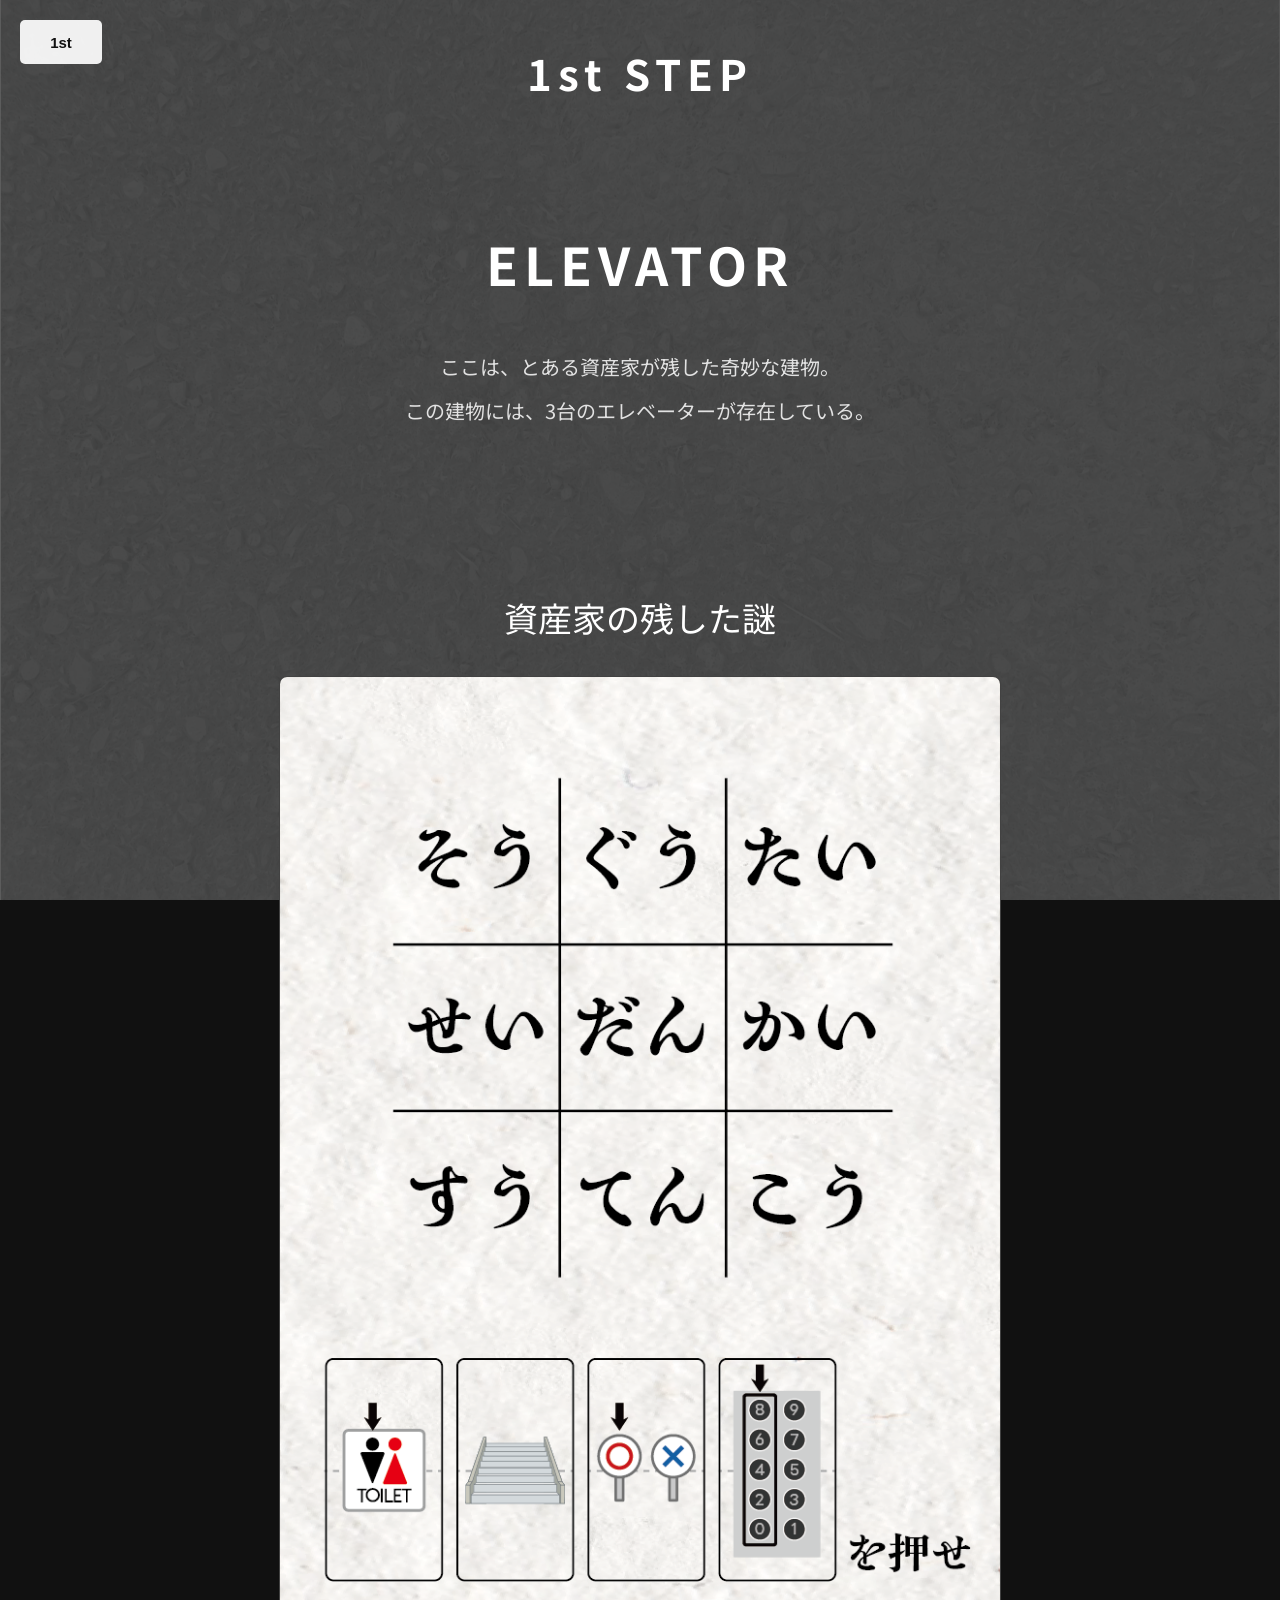
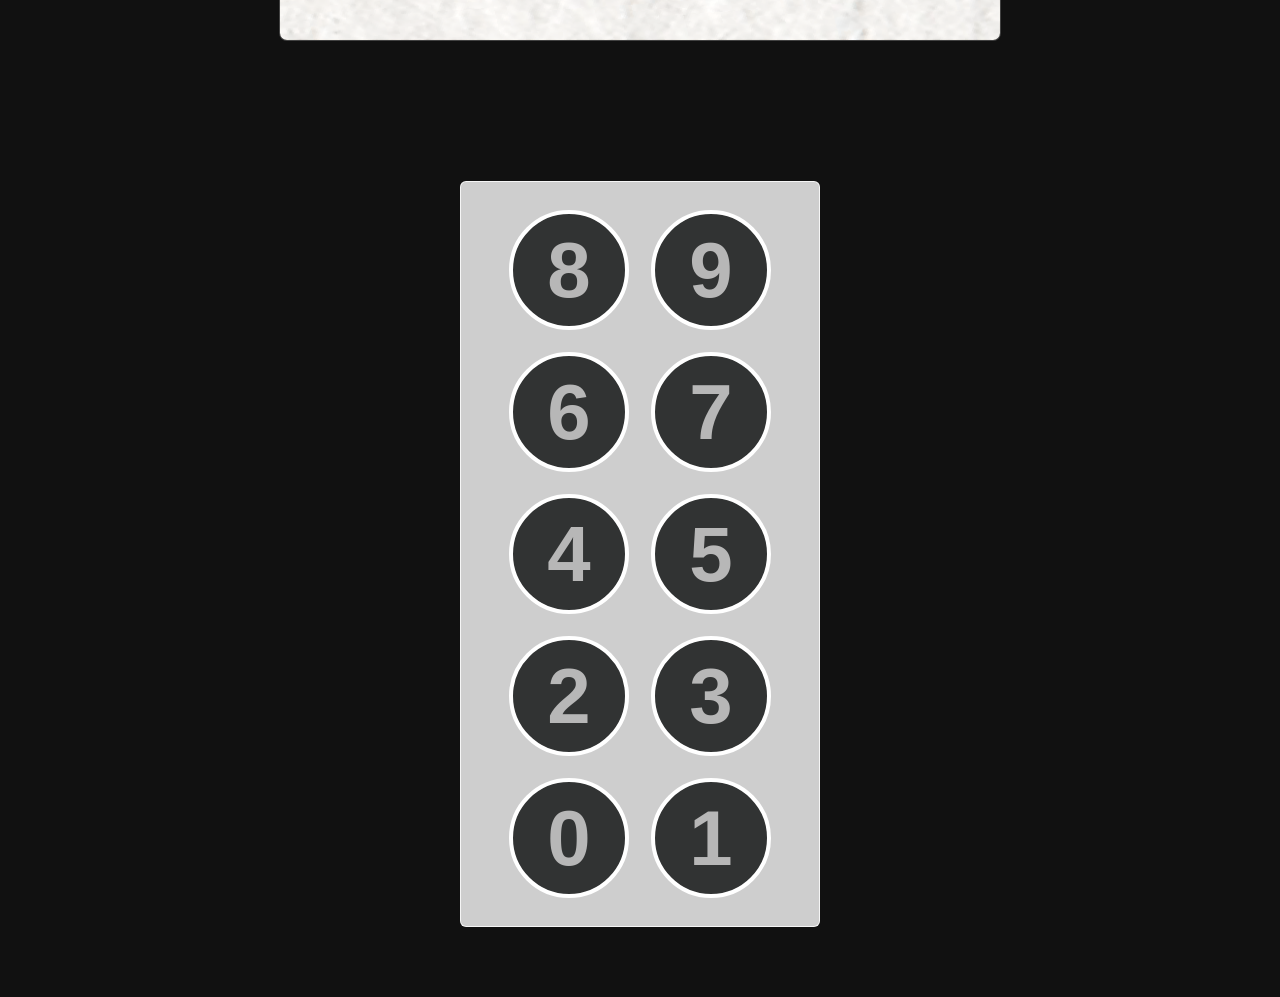
<file: index 4.html>
<!DOCTYPE html>
<html lang="ja">
<head>
<meta charset="UTF-8">
<meta name="viewport" content="width=device-width, initial-scale=1.0">
<title>Elevator Escape</title>

<style>
@import url('https://fonts.googleapis.com/css2?family=Noto+Sans+JP:wght@400;700&display=swap');

html{scroll-behavior:smooth;}

body{
  margin:0;
  font-family:"LINE Seed Sans","LINESeedJP","Noto Sans JP",sans-serif;
  color:white;
  overflow-x:hidden;
  background:#111;
  min-height:100vh;
}

.background-layer{
  position:fixed;
  inset:0;
  background-image:url("./image/background.png");
  background-size:cover;
  background-position:center;
  z-index:-20;
}

.background-overlay{
  position:fixed;
  inset:0;
  background:rgba(0,0,0,.58);
  z-index:-19;
}

.hidden{display:none!important;}

.page{
  width:100%;
  min-height:100vh;
  display:flex;
  flex-direction:column;
  align-items:center;
}

.section{
  width:100%;
  max-width:1000px;
  padding:70px 24px;
  box-sizing:border-box;
}

.step-header{
  width:100%;
  text-align:center;
  font-size:42px;
  letter-spacing:6px;
  font-weight:700;
  padding-top:42px;
  margin-bottom:10px;
}

.story{text-align:center;}

.story h1{
  font-size:52px;
  letter-spacing:6px;
  margin-bottom:44px;
}

.story p{
  font-size:20px;
  line-height:2.2;
  color:#e2e2e2;
}

.step-nav{
  position:fixed;
  left:20px;
  top:20px;
  z-index:9200;
  display:flex;
  flex-direction:column;
  gap:10px;
}

.step-nav-button{
  width:82px;
  height:44px;
  border:none;
  border-radius:5px;
  background:rgba(255,255,255,.92);
  color:#111;
  font-size:15px;
  font-weight:700;
  cursor:pointer;
}

.floor-title{
  width:100%;
  max-width:720px;
  margin:0 auto 18px;
  text-align:center;
  font-size:28px;
  font-weight:700;
  letter-spacing:2px;
}

.image-frame{
  width:100%;
  max-width:720px;
  border-radius:8px;
  overflow:hidden;
  border:1px solid rgba(255,255,255,.18);
  background:#181818;
  display:flex;
  align-items:center;
  justify-content:center;
  margin:0 auto;
}

.image-frame img{
  width:100%;
  height:auto;
  display:block;
  object-fit:contain;
}

.image-placeholder{
  width:100%;
  min-height:320px;
  display:flex;
  align-items:center;
  justify-content:center;
  color:#999;
  font-size:28px;
  text-align:center;
  padding:20px;
  box-sizing:border-box;
}

.tablet-image.image-frame{
  max-width:none;
}

.riddle{
  display:flex;
  flex-direction:column;
  align-items:center;
}

.riddle-title{
  font-size:34px;
  margin-bottom:34px;
}

.elevator-wrap{
  display:flex;
  flex-direction:column;
  align-items:center;
}

.panel{
  width:360px;
  background:#cecece;
  border-radius:6px;
  padding:28px;
  box-sizing:border-box;
  border:1px solid rgba(255,255,255,.8);
  display:flex;
  justify-content:center;
}

.buttons{
  width:100%;
  display:grid;
  grid-template-columns:repeat(2,120px);
  justify-content:center;
  gap:22px;
}

.elevator-button{
  width:120px;
  height:120px;
  border-radius:50%;
  border:4px solid white;
  background:#313333;
  position:relative;
  cursor:pointer;
  transition:.15s;
  padding:0;
}

.elevator-button span{
  position:absolute;
  top:50%;
  left:50%;
  transform:translate(-50%,-50%);
  font-size:78px;
  font-weight:700;
  color:#b7b7b7;
}

.active{
  box-shadow:0 0 10px rgba(255,160,0,.45),0 0 24px rgba(255,160,0,.25);
}

.active span{
  color:#ffb300;
  text-shadow:0 0 8px rgba(255,180,0,.9),0 0 18px rgba(255,160,0,.55);
}

.locked{
  opacity:.24;
  cursor:default;
}

.floor-view{
  width:100%;
  max-width:720px;
  margin-top:54px;
}

.answer-area{
  margin-top:36px;
  display:flex;
  flex-direction:column;
  align-items:center;
  gap:18px;
}

.input-label{
  width:340px;
  text-align:left;
  font-size:16px;
  font-weight:700;
  color:#e8e8e8;
  margin-bottom:-10px;
}

.answer-area input{
  width:340px;
  height:56px;
  border:none;
  border-radius:5px;
  background:#2a2a2a;
  color:white;
  padding:0 18px;
  font-size:20px;
}

.answer-area button,
.next-step-button{
  border:none;
  border-radius:5px;
  background:white;
  color:black;
  cursor:pointer;
}

.answer-area button{
  width:160px;
  height:52px;
  font-size:18px;
}

.answer-message,
.tablet-message{
  min-height:28px;
  text-align:center;
  font-size:20px;
  font-weight:700;
  color:#ffdf6e;
}

.answer-message{
  margin-top:-6px;
  opacity:0;
  transition:.25s;
}

.answer-message.show{
  opacity:1;
}

.tablet-message{
  margin-top:18px;
}

.password-title{
  margin-top:42px;
  text-align:center;
  font-size:22px;
  font-weight:700;
  letter-spacing:1px;
}

.next-step-button{
  width:260px;
  height:64px;
  font-size:22px;
}

.modal{
  position:fixed;
  inset:0;
  background:rgba(0,0,0,.72);
  z-index:10000;
  display:flex;
  align-items:center;
  justify-content:center;
  opacity:0;
  pointer-events:none;
  transition:.25s;
}

.modal.show{
  opacity:1;
  pointer-events:auto;
}

.modal-card{
  width:min(90vw,520px);
  background:#f4f4f4;
  color:black;
  border-radius:8px;
  padding:44px;
  box-sizing:border-box;
  text-align:center;
}

.modal-title{
  font-size:32px;
  margin-bottom:24px;
}

.modal-floors{
  display:flex;
  justify-content:center;
  flex-wrap:wrap;
  gap:16px;
  margin:36px 0;
}

.modal-floor{
  width:72px;
  height:72px;
  border-radius:50%;
  background:#313333;
  border:3px solid white;
  color:#ffb300;
  display:flex;
  align-items:center;
  justify-content:center;
  font-size:34px;
}

.modal-next{
  width:170px;
  height:54px;
  border:none;
  border-radius:5px;
  background:black;
  color:white;
  font-size:18px;
  cursor:pointer;
}

.card-guide-button,
.inventory-button{
  position:fixed;
  top:24px;
  z-index:9000;
  border:none;
  border-radius:5px;
  background:rgba(255,255,255,.92);
  color:#111;
  height:52px;
  padding:0 22px;
  font-size:16px;
  font-weight:700;
  cursor:pointer;
}

.card-guide-button{right:24px;}
.inventory-button{right:240px;}

.guide-overlay,
.inventory-overlay{
  position:fixed;
  inset:0;
  z-index:9500;
  background:rgba(0,0,0,.7);
  display:flex;
  align-items:center;
  justify-content:center;
  opacity:0;
  pointer-events:none;
  transition:.25s;
}

.guide-overlay.show,
.inventory-overlay.show{
  opacity:1;
  pointer-events:auto;
}

.guide-close{
  position:absolute;
  top:28px;
  right:28px;
  width:54px;
  height:54px;
  border:none;
  border-radius:50%;
  background:#111;
  color:white;
  font-size:28px;
  cursor:pointer;
}

.inventory-panel{
  width:min(90vw,600px);
  background:#f2f2f2;
  border-radius:8px;
  padding:48px;
  color:black;
}

.inventory-title{
  text-align:center;
  font-size:34px;
  margin-bottom:34px;
}

.inventory-item{
  background:white;
  border-radius:5px;
  padding:24px;
  margin-bottom:18px;
  font-size:22px;
}

.tablet{
  width:min(100%,980px);
  background:linear-gradient(145deg,#3a3a3a,#161616);
  border:10px solid #5b5b5b;
  border-radius:36px;
  padding:26px;
  box-sizing:border-box;
}

.tablet-top{
  display:flex;
  align-items:center;
  gap:16px;
  padding-bottom:14px;
}

.tablet-floor-input{
  width:90px;
  height:46px;
  background:#1f1f1f;
  border:1px solid rgba(255,255,255,.2);
  color:white;
  font-size:28px;
  text-align:center;
}

.tablet-bottom{
  display:flex;
  gap:14px;
  padding-top:18px;
}

.tablet-answer-input{
  flex:1;
  height:56px;
  background:#1f1f1f;
  border:1px solid rgba(255,255,255,.2);
  color:white;
  padding:0 18px;
  font-size:20px;
}

.tablet-send{
  width:130px;
  height:56px;
  border:none;
  background:white;
  color:black;
  font-size:18px;
  cursor:pointer;
}

.fourth-story-box{
  width:min(90vw,760px);
  margin:40px auto 0;
  padding:42px 32px;
  box-sizing:border-box;
  border-radius:8px;
  background:rgba(0,0,0,.55);
  border:1px solid rgba(255,255,255,.18);
  text-align:center;
}

.fourth-story-box p{
  font-size:20px;
  line-height:2.1;
  color:#e8e8e8;
}

.diary{
  width:min(90vw,700px);
  margin:auto;
  background:linear-gradient(180deg,#f5ecd8,#ead9b8);
  color:#2a2a2a;
  border-radius:6px;
  padding:48px;
  box-sizing:border-box;
  font-family:"Yu Mincho",serif;
}

.diary-title{
  font-size:34px;
  margin-bottom:34px;
  text-align:center;
}

.diary-body{
  font-size:22px;
  line-height:2.2;
}

.clear-title{
  font-size:54px;
  letter-spacing:8px;
  margin-bottom:34px;
}

@media(max-width:600px){
  .section{padding:48px 16px;}
  .step-header{font-size:30px;}
  .story h1{font-size:38px;}
  .story p{font-size:17px;}
  .panel{width:300px;padding:22px;}
  .buttons{grid-template-columns:repeat(2,100px);gap:18px;}
  .elevator-button{width:100px;height:100px;}
  .elevator-button span{font-size:64px;}
  .inventory-button{right:24px;top:88px;}
  .tablet-bottom{flex-direction:column;}
  .tablet-send{width:100%;}
}
</style>
</head>

<body>

<div class="background-layer"></div>
<div class="background-overlay"></div>

<div class="step-nav">
  <button class="step-nav-button" id="nav-step1" onclick="showStepDirect('step1-page')">1st</button>
  <button class="step-nav-button hidden" id="nav-step2" onclick="showStepDirect('step2-page')">2nd</button>
  <button class="step-nav-button hidden" id="nav-step3" onclick="showStepDirect('step3-page')">3rd</button>
  <button class="step-nav-button hidden" id="nav-step4" onclick="showStepDirect('step4-page')">4th</button>
  <button class="step-nav-button hidden" id="nav-step5" onclick="showStepDirect('step5-page')">5th</button>
  <button class="step-nav-button hidden" id="nav-last" onclick="showStepDirect('last-step-page')">LAST</button>
</div>

<button class="card-guide-button hidden" id="guide-button" onclick="openGuide()">透明カードの使い方</button>
<button class="inventory-button hidden" id="inventory-button" onclick="openInventory()">手に入れたもの一覧</button>

<div class="guide-overlay" id="guide-overlay">
  <button class="guide-close" onclick="closeGuide()">×</button>
  <div class="image-frame" id="guide-image"></div>
</div>

<div class="inventory-overlay" id="inventory-overlay">
  <button class="guide-close" onclick="closeInventory()">×</button>
  <div class="inventory-panel">
    <div class="inventory-title">手に入れたもの</div>
    <div class="inventory-item">金インゴット</div>
    <div class="inventory-item">資産家の日記</div>
  </div>
</div>

<div class="page" id="step1-page">
  <div class="step-header">1st STEP</div>

  <section class="section story">
    <h1>ELEVATOR</h1>
    <p>
      ここは、とある資産家が残した奇妙な建物。<br>
      この建物には、3台のエレベーターが存在している。
    </p>
  </section>

  <section class="section riddle">
    <div class="riddle-title">資産家の残した謎</div>
    <div class="image-frame" id="image-step1-riddle"></div>
  </section>

  <section class="section elevator-wrap">
    <div class="panel">
      <div class="buttons" id="buttons-step1"></div>
    </div>
  </section>
</div>

<div class="page hidden" id="step2-page">
  <div class="step-header">2nd STEP</div>

  <section class="section story">
    <p>
      色々な階に行けるようになった。<br>
      ＜２つ折り①＞を開き、各階層を調査しよう。
    </p>
  </section>

  <section class="section elevator-wrap">
    <div class="panel">
      <div class="buttons" id="buttons-step2"></div>
    </div>

    <div class="floor-view">
      <div class="floor-title hidden" id="floor-title-step2"></div>
      <div class="image-frame" id="floor-image-step2"></div>
    </div>

    <div class="answer-area">
      <div class="input-label">解答入力欄</div>
      <input id="step2-answer" placeholder="この階の解答を入力">
      <button onclick="submitStep2FloorAnswer()">送信</button>
      <div class="answer-message" id="step2-message"></div>
    </div>
  </section>
</div>

<div class="page hidden" id="step3-page">
  <div class="step-header">3rd STEP</div>

  <section class="section story">
    <p>
      残りの階層のロックが解除された。<br>
      ＜２つ折り②＞を開き、さらに調査を進めよう。
    </p>
  </section>

  <section class="section elevator-wrap">
    <div class="panel">
      <div class="buttons" id="buttons-step3"></div>
    </div>

    <div class="floor-view">
      <div class="floor-title hidden" id="floor-title-step3"></div>
      <div class="image-frame" id="floor-image-step3"></div>
    </div>

    <div class="answer-area">
      <div class="input-label">解答入力欄</div>
      <input id="step3-answer" placeholder="この階の解答を入力">
      <button onclick="submitStep3FloorAnswer()">送信</button>
      <div class="answer-message" id="step3-message"></div>

      <div class="password-title">２号エレベーター起動パスワード</div>
      <input id="step3-password" placeholder="パスワードを入力">
      <button onclick="submitStep3Password()">送信</button>
    </div>
  </section>
</div>

<div class="page hidden" id="step4-page">
  <div class="step-header">4th STEP</div>

  <section class="section story">
    <p>
      １階、A階から２号エレベーターへ移動した。<br>
      エレベーターの中には階数ボタンがなく、代わりにタブレットがはまっている。
    </p>
    <p style="margin-top:30px;">
      階の様子に映る謎から次の行き先を導き、<br>
      タブレットに入力して移動用の問題を表示しよう。
    </p>
  </section>

  <section class="section">
    <div class="floor-title" id="floor-title-step4"></div>
    <div class="image-frame" id="floor-image-step4"></div>
  </section>

  <section class="section">
    <div class="tablet">
      <div class="tablet-top">
        <input id="floor-input-4" class="tablet-floor-input" maxlength="2">
        <span>階へ行くための手がかり</span>
      </div>

      <div class="image-frame tablet-image" id="tablet-image-4"></div>

      <div class="tablet-message" id="tablet-message-4"></div>

      <div class="tablet-bottom">
        <input id="answer-input-4" class="tablet-answer-input" placeholder="解答を入力">
        <button class="tablet-send" onclick="submitTablet4()">送信</button>
      </div>
    </div>

    <div class="fourth-story-box hidden" id="fourth-story-box">
      <p>E階につくと、目の前に３号エレベーターがあった。</p>
      <p>「資産がある階にいくには、こちらのタブレットが必要となります」</p>
      <p>その表示を見たあなたは、タブレットを持って３号エレベーターに乗り込んだ。</p>
      <p>「こちらは資産があるフロア直通のエレベーターとなります」</p>

      <button class="next-step-button" onclick="goStep5FromFourth()">
        5th STEPへ
      </button>
    </div>
  </section>
</div>

<div class="page hidden" id="step5-page">
  <div class="step-header">5th STEP</div>

  <section class="section story">
    <p>
      ３号機の階数情報は伏せられている。<br>
      しかし、２号機で使用していたタブレットは、このエレベーターでも使用できるようだ。
    </p>
  </section>

  <section class="section">
    <div class="tablet">
      <div class="tablet-top">
        <input id="floor-input-5" class="tablet-floor-input" maxlength="2">
        <span>階へ行くための手がかり</span>
      </div>

      <div class="image-frame tablet-image" id="tablet-image-5"></div>

      <div class="tablet-message" id="tablet-message-5"></div>

      <div class="tablet-bottom">
        <input id="answer-input-5" class="tablet-answer-input" placeholder="解答を入力">
        <button class="tablet-send" onclick="submitStep5()">送信</button>
      </div>
    </div>
  </section>
</div>

<div class="page hidden" id="step5-story-page">
  <div class="step-header">5th STEP</div>

  <section class="section story">
    <p>
      エレベーターは目的の階につき、<br>
      無事に目的の＜金インゴット＞を入手した。
    </p>
  </section>

  <section class="section">
    <div class="diary">
      <div class="diary-title">資産家の日記</div>
      <div class="diary-body">
        屋上(11F)から見る光景が好きだ。<br><br>
        屋上へつながるトビラは、私しか開けられないようになっている。<br><br>
        開ける前に身だしなみをチェックするのが習慣になっている。
      </div>
    </div>
  </section>

  <section class="section story">
    <p>
      １号エレベーターへ戻り、＜金インゴット＞を監視カメラへ見せると、<br>
      エレベーターマンから電話がかかってきた。
    </p>

    <p style="margin-top:40px;">
      「脱出させるというのはウソだ。<br>
      お前をエレベーターの中から出すつもりはない」
    </p>

    <p style="margin-top:40px;">通話は切れた。</p>

    <p style="margin-top:40px;">
      あなたは、金インゴットで監視カメラを叩き割った。
    </p>
  </section>

  <section class="section" style="text-align:center;">
    <button class="next-step-button" onclick="goLastStep()">LAST STEPへ</button>
  </section>
</div>

<div class="page hidden" id="last-step-page">
  <div class="step-header">LAST STEP</div>

  <section class="section story">
    <p>
      エレベーターマンの監視から逃れた。<br>
      資産家の日記に残された情報をもとに、向かうべき階を探そう。
    </p>
  </section>

  <section class="section">
    <div class="tablet">
      <div class="tablet-top">
        <input id="floor-input-last" class="tablet-floor-input" maxlength="2">
        <span>階へ行くための手がかり</span>
      </div>

      <div class="image-frame tablet-image" id="tablet-image-last"></div>

      <div class="tablet-bottom">
        <input id="answer-input-last" class="tablet-answer-input" placeholder="解答を入力">
        <button class="tablet-send" onclick="submitLastRiddle()">送信</button>
      </div>
    </div>
  </section>
</div>

<div class="page hidden" id="last-action-page">
  <div class="step-header">LAST STEP</div>

  <section class="section story">
    <p>
      １１階につき、エレベーターのトビラが開いた。<br>
      しかし、そこにあるのは壁のみだった。
    </p>
    <p style="margin-top:34px;">
      今まで手に入れた情報を整理し、とるべき行動を入力せよ。
    </p>
  </section>

  <section class="section riddle">
    <div class="image-frame" id="image-last-wall"></div>

    <div class="answer-area">
      <input id="last-action-answer" placeholder="とるべき行動を入力">
      <button onclick="submitLastAction()">送信</button>
    </div>
  </section>
</div>

<div class="page hidden" id="clear-page">
  <div class="step-header">CLEAR</div>

  <section class="section story">
    <div class="clear-title">GAME CLEAR</div>
    <p>
      主人公がミラーをノックすると、奥に空間があることがわかった。<br>
      金インゴットで鏡を割ると、屋外へとつながる道が現れた。
    </p>
    <p style="margin-top:34px;">
      スマホの電波がつながり、救助を呼ぶことができた。<br>
      あなたは資産を手に入れ、この奇妙な建物から脱出した。
    </p>
  </section>

  <section class="section">
    <div class="image-frame" id="image-clear"></div>
  </section>
</div>

<div class="modal" id="unlock-modal">
  <div class="modal-card">
    <div class="modal-title">以下の階層が解放されました</div>
    <div class="modal-floors" id="modal-floors"></div>
    <button class="modal-next" id="modal-next">次へ</button>
  </div>
</div>

<script>
const SAVE_KEY = "elevator_escape_state";

const gameState = {
  currentPage:"step1-page",
  unlockedNav:["nav-step1"],
  selectedStep2Floor:null,
  selectedStep3Floor:null,
  currentStep4Floor:"A",
  currentStep4Mode:"waiting",
  currentStep4Target:null,
  fourthStoryVisible:false,
  inventoryUnlocked:false,
  guideUnlocked:false
};

function saveState(){
  sessionStorage.setItem(SAVE_KEY, JSON.stringify(gameState));
}

function loadState(){
  const saved = sessionStorage.getItem(SAVE_KEY);
  if(!saved) return;

  try{
    Object.assign(gameState, JSON.parse(saved));
  }catch(e){
    console.warn("保存データの読み込みに失敗しました", e);
  }
}

function normalize(str){
  return String(str)
    .toLowerCase()
    .replace(/[Ａ-Ｚａ-ｚ０-９]/g, s => String.fromCharCode(s.charCodeAt(0)-65248))
    .replace(/[ぁ-ん]/g, s => String.fromCharCode(s.charCodeAt(0)+0x60))
    .replace(/\s/g,"");
}

function setImage(id,path,label=""){
  const el = document.getElementById(id);
  if(!el) return;

  el.innerHTML = `
    <img
      src="${path}"
      alt="${label}"
      loading="lazy"
      onerror="this.parentElement.innerHTML='<div class=&quot;image-placeholder&quot;>${label || "画像が見つかりません"}</div>';"
    >
  `;
}

function setPlaceholder(id,text="画像"){
  const el = document.getElementById(id);
  if(!el) return;
  el.innerHTML = `<div class="image-placeholder">${text}</div>`;
}

function setFloorTitle(id,text){
  const el = document.getElementById(id);
  if(!el) return;
  el.innerText = text;
  el.classList.remove("hidden");
}

function clearFloorTitle(id){
  const el = document.getElementById(id);
  if(!el) return;
  el.innerText = "";
  el.classList.add("hidden");
}

function setTabletMessage(id,text){
  const el = document.getElementById(id);
  if(!el) return;
  el.innerText = text || "";
}

function showTemporaryMessage(id,text){
  const el = document.getElementById(id);
  if(!el) return;

  el.innerText = text;
  el.classList.add("show");

  setTimeout(() => {
    el.classList.remove("show");
    el.innerText = "";
  },1400);
}

function showPage(id, shouldSave = true){
  document.querySelectorAll(".page").forEach(p => p.classList.add("hidden"));

  const page = document.getElementById(id);
  if(!page) return;

  page.classList.remove("hidden");

  if(id === "step4-page"){
    renderStep4();
  }

  if(shouldSave){
    gameState.currentPage = id;
    saveState();
  }

  window.scrollTo({top:0,behavior:"smooth"});
}

function showStepDirect(id){
  showPage(id);
}

function unlockNav(id){
  const nav = document.getElementById(id);
  if(nav) nav.classList.remove("hidden");

  if(!gameState.unlockedNav.includes(id)){
    gameState.unlockedNav.push(id);
  }

  saveState();
}

function openGuide(){
  document.getElementById("guide-overlay").classList.add("show");
}

function closeGuide(){
  document.getElementById("guide-overlay").classList.remove("show");
}

function openInventory(){
  document.getElementById("inventory-overlay").classList.add("show");
}

function closeInventory(){
  document.getElementById("inventory-overlay").classList.remove("show");
}

const elevatorOrder = [8,9,6,7,4,5,2,3,0,1];

const imagePaths = {
  guide:"./image/guide_transparent_card.png",
  step1Riddle:"./image/step1_riddle.png",

  floor0:"./image/floor_0.png",
  floor1:"./image/floor_1.png",
  floor2:"./image/floor_2.png",
  floor3:"./image/floor_3.png",
  floor4:"./image/floor_4.png",
  floor5:"./image/floor_5.png",
  floor6:"./image/floor_6.png",
  floor7:"./image/floor_7.png",
  floor8:"./image/floor_8.png",
  floor9:"./image/floor_9.png",

  step4FloorA:"./image/step4_floor_a.png",
  step4FloorJ:"./image/step4_floor_j.png",
  step4FloorH:"./image/step4_floor_h.png",
  step4FloorE:"./image/step4_floor_e.png",
  step4RiddleJ:"./image/step4_riddle_j.png",
  step4RiddleH:"./image/step4_riddle_h.png",
  step4RiddleE:"./image/step4_riddle_e.png",

  step5RiddleKo:"./image/step5_riddle_ko.png",

  lastRiddle11:"./image/last_riddle_11.png",
  lastWall:"./image/last_wall.png",
  clear:"./image/clear.png"
};

function createButtons(targetId,enabledFloors,callback){
  const wrap = document.getElementById(targetId);
  wrap.innerHTML = "";

  elevatorOrder.forEach(i => {
    const button = document.createElement("button");
    button.className = "elevator-button";
    button.innerHTML = `<span>${i}</span>`;

    if(enabledFloors.includes(i)){
      button.classList.add("active");
      button.onclick = () => callback(i);
    }else{
      button.classList.add("locked");
    }

    wrap.appendChild(button);
  });
}

function createStep1Buttons(){
  const wrap = document.getElementById("buttons-step1");
  wrap.innerHTML = "";

  elevatorOrder.forEach(i => {
    const button = document.createElement("button");
    button.className = "elevator-button";
    button.innerHTML = `<span>${i}</span>`;

    button.onclick = () => {
      button.classList.toggle("active");
      checkStep1();
    };

    wrap.appendChild(button);
  });
}

function checkStep1(){
  const buttons = document.querySelectorAll("#buttons-step1 .elevator-button");
  const activeNumbers = [];

  buttons.forEach(btn => {
    if(btn.classList.contains("active")){
      activeNumbers.push(Number(btn.innerText));
    }
  });

  activeNumbers.sort((a,b)=>a-b);

  if(JSON.stringify(activeNumbers) === JSON.stringify([2,4,6,9])){
    unlockNav("nav-step2");
    openUnlockModal([4,5,6,8,9],"step2-page");
  }
}

function openUnlockModal(floors,nextPage){
  const modal = document.getElementById("unlock-modal");
  const floorsWrap = document.getElementById("modal-floors");
  floorsWrap.innerHTML = "";

  floors.forEach(f => {
    const div = document.createElement("div");
    div.className = "modal-floor";
    div.innerText = f;
    floorsWrap.appendChild(div);
  });

  modal.classList.add("show");

  document.getElementById("modal-next").onclick = () => {
    modal.classList.remove("show");

    if(nextPage !== "step1-page"){
      document.getElementById("guide-button").classList.remove("hidden");
      gameState.guideUnlocked = true;
    }

    showPage(nextPage);
  };
}

let selectedStep2Floor = null;

const step2FloorAnswers = {
  4:["じょしょう","序章","ジョショウ"],
  5:["マカロニ","まかろに"],
  6:["ういんく","ウインク"],
  8:["きのみ","キノミ","木の実"],
  9:["こうてつ","コウテツ","鋼鉄"]
};

function selectStep2Floor(floor){
  selectedStep2Floor = floor;
  gameState.selectedStep2Floor = floor;
  saveState();

  document.getElementById("step2-answer").value = "";
  setFloorTitle("floor-title-step2",`${floor}階の様子`);
  setImage("floor-image-step2",imagePaths[`floor${floor}`],`${floor}階の様子画像`);
}

function submitStep2FloorAnswer(){
  const value = normalize(document.getElementById("step2-answer").value);

  const technologyAnswers = [
    "テクノロジー",
    "てくのろじー",
    "technology"
  ];

  if(technologyAnswers.map(normalize).includes(value)){
    unlockNav("nav-step3");
    openUnlockModal([0,1,2,3,7],"step3-page");
    return;
  }

  if(selectedStep2Floor === null) return;

  const answers = step2FloorAnswers[selectedStep2Floor] || [];

  if(answers.map(normalize).includes(value)){
    showTemporaryMessage("step2-message","正解です！");
  }
}

let selectedStep3Floor = null;

const step3FloorAnswers = {
  0:["とりひき","トリヒキ","取引","取り引き"],
  1:["あらすじ","アラスジ","粗筋"],
  2:["すとーん","ストーン"],
  3:["さっかく","サッカク"],
  7:["かっと","カット"]
};

function selectStep3Floor(floor){
  selectedStep3Floor = floor;
  gameState.selectedStep3Floor = floor;
  saveState();

  document.getElementById("step3-answer").value = "";
  setFloorTitle("floor-title-step3",`${floor}階の様子`);
  setImage("floor-image-step3",imagePaths[`floor${floor}`],`${floor}階の様子画像`);
}

function submitStep3FloorAnswer(){
  if(selectedStep3Floor === null) return;

  const value = normalize(document.getElementById("step3-answer").value);
  const answers = step3FloorAnswers[selectedStep3Floor] || [];

  if(answers.map(normalize).includes(value)){
    showTemporaryMessage("step3-message","正解です！");
  }
}

function submitStep3Password(){
  const value = normalize(document.getElementById("step3-password").value);

  if(["かいきん","カイキン","解禁"].map(normalize).includes(value)){
    unlockNav("nav-step4");
    showPage("step4-page");
  }
}

let currentStep4Floor = "A";
let currentStep4Mode = "waiting";
let currentStep4Target = null;

function getStep4FloorImage(floor){
  if(floor === "A") return imagePaths.step4FloorA;
  if(floor === "J") return imagePaths.step4FloorJ;
  if(floor === "H") return imagePaths.step4FloorH;
  if(floor === "E") return imagePaths.step4FloorE;
  return imagePaths.step4FloorA;
}

function getStep4RiddleImage(target){
  if(target === "J") return imagePaths.step4RiddleJ;
  if(target === "H") return imagePaths.step4RiddleH;
  if(target === "E") return imagePaths.step4RiddleE;
  return "";
}

function syncStep4State(){
  currentStep4Floor = gameState.currentStep4Floor || "A";
  currentStep4Mode = gameState.currentStep4Mode || "waiting";
  currentStep4Target = gameState.currentStep4Target || null;
}

function renderStep4(){
  syncStep4State();

  const storyBox = document.getElementById("fourth-story-box");

  if(storyBox){
    storyBox.classList.toggle("hidden", !gameState.fourthStoryVisible);
  }

  setFloorTitle("floor-title-step4",`${currentStep4Floor}階の様子`);

  setImage(
    "floor-image-step4",
    getStep4FloorImage(currentStep4Floor),
    `${currentStep4Floor}階の様子`
  );

  if(currentStep4Mode === "riddle" && currentStep4Target){
    setImage(
      "tablet-image-4",
      getStep4RiddleImage(currentStep4Target),
      `${currentStep4Target}階へ行くための問題`
    );
  }else{
    setPlaceholder(
      "tablet-image-4",
      "行きたい階を入力せよ。"
    );
  }
}

function setStep4Riddle(target){
  currentStep4Mode = "riddle";
  currentStep4Target = target;

  gameState.currentStep4Mode = "riddle";
  gameState.currentStep4Target = target;

  setTabletMessage("tablet-message-4","");
  saveState();

  setImage(
    "tablet-image-4",
    getStep4RiddleImage(target),
    `${target}階へ行くための問題`
  );
}

function moveStep4ToFloor(floor){
  currentStep4Floor = floor;
  currentStep4Mode = "waiting";
  currentStep4Target = null;

  gameState.currentStep4Floor = floor;
  gameState.currentStep4Mode = "waiting";
  gameState.currentStep4Target = null;

  setTabletMessage("tablet-message-4","");
  saveState();

  setFloorTitle("floor-title-step4",`${floor}階の様子`);

  setImage(
    "floor-image-step4",
    getStep4FloorImage(floor),
    `${floor}階の様子`
  );

  setPlaceholder(
    "tablet-image-4",
    "行きたい階を入力せよ。"
  );

  clearTablet4();
}

function finishFourthStep(){
  moveStep4ToFloor("E");

  gameState.fourthStoryVisible = true;
  saveState();

  const storyBox = document.getElementById("fourth-story-box");
  if(storyBox){
    storyBox.classList.remove("hidden");
  }

  unlockNav("nav-step5");
}

function handleStep4InvalidFloor(floorInput){
  const inaccessibleFloors = ["b","c","d","f","g","i"];
  const progressionFloors = ["a","j","h","e"];

  if(inaccessibleFloors.includes(floorInput)){
    setTabletMessage("tablet-message-4","その階に移動することはできません。");
    return true;
  }

  if(progressionFloors.includes(floorInput)){
    setTabletMessage("tablet-message-4","その階にはまだ移動することはできません。");
    return true;
  }

  if(floorInput){
    setTabletMessage("tablet-message-4","その階は存在しません。");
    return true;
  }

  return false;
}

function submitTablet4(){
  const floorInput = normalize(document.getElementById("floor-input-4").value);
  const answerInput = normalize(document.getElementById("answer-input-4").value);

  if(currentStep4Floor === "A"){
    if(currentStep4Mode === "waiting"){
      if(floorInput === "j"){
        setStep4Riddle("J");
      }else{
        handleStep4InvalidFloor(floorInput);
      }
      return;
    }

    if(currentStep4Mode === "riddle" && currentStep4Target === "J"){
      if(["よくばり","ヨクバリ","欲張り"].map(normalize).includes(answerInput)){
        moveStep4ToFloor("J");
      }
    }

    return;
  }

  if(currentStep4Floor === "J"){
    if(currentStep4Mode === "waiting"){
      if(floorInput === "h"){
        setStep4Riddle("H");
      }else{
        handleStep4InvalidFloor(floorInput);
      }
      return;
    }

    if(currentStep4Mode === "riddle" && currentStep4Target === "H"){
      if(["よる","ヨル","夜"].map(normalize).includes(answerInput)){
        moveStep4ToFloor("H");
      }
    }

    return;
  }

  if(currentStep4Floor === "H"){
    if(currentStep4Mode === "waiting"){
      if(floorInput === "e"){
        setStep4Riddle("E");
      }else{
        handleStep4InvalidFloor(floorInput);
      }
      return;
    }

    if(currentStep4Mode === "riddle" && currentStep4Target === "E"){
      if(["めいはく","メイハク","明白"].map(normalize).includes(answerInput)){
        finishFourthStep();
      }
    }
  }
}

function clearTablet4(){
  document.getElementById("floor-input-4").value = "";
  document.getElementById("answer-input-4").value = "";
}

function goStep5FromFourth(){
  unlockNav("nav-step5");
  showPage("step5-page");
}

function handleStep5InvalidFloor(floorInput){
  const inaccessibleFloors = ["ア","イ","ウ","エ","オ","カ","キ","ク","ケ"];

  if(inaccessibleFloors.includes(floorInput)){
    setTabletMessage("tablet-message-5","その階に移動することはできません。");
    return true;
  }

  if(floorInput){
    setTabletMessage("tablet-message-5","その階は存在しません。");
    return true;
  }

  return false;
}

function submitStep5(){
  const floor = normalize(document.getElementById("floor-input-5").value);
  const answer = normalize(document.getElementById("answer-input-5").value);

  if(floor === normalize("こ")){
    setTabletMessage("tablet-message-5","");
    setImage("tablet-image-5",imagePaths.step5RiddleKo,"「こ」の階");

    if(["かくめい","カクメイ","革命"].map(normalize).includes(answer)){
      gameState.inventoryUnlocked = true;
      saveState();

      showPage("step5-story-page");
      document.getElementById("inventory-button").classList.remove("hidden");
    }

    return;
  }

  handleStep5InvalidFloor(floor);
}

function goLastStep(){
  unlockNav("nav-last");
  showPage("last-step-page");
}

function submitLastRiddle(){
  const floor = normalize(document.getElementById("floor-input-last").value);
  const answer = normalize(document.getElementById("answer-input-last").value);

  if(floor === "11"){
    setImage("tablet-image-last",imagePaths.lastRiddle11,"11階へ行く問題");

    if(["ミラー","みらー"].map(normalize).includes(answer)){
      showPage("last-action-page");
    }
  }
}

function submitLastAction(){
  const value = normalize(document.getElementById("last-action-answer").value);

  const correctAnswers = [
    "かがみをインゴットでわる",
    "鏡をインゴットで割る",
    "かがみインゴットわる",
    "鏡インゴット割る",
    "インゴットでかがみをわる",
    "インゴットで鏡を割る"
  ].map(normalize);

  if(correctAnswers.includes(value)){
    showPage("clear-page");
  }
}

function initializeImages(){
  setImage("guide-image",imagePaths.guide,"透明カードの使い方画像");
  setImage("image-step1-riddle",imagePaths.step1Riddle,"1st STEP 問題画像");
  clearFloorTitle("floor-title-step2");
  clearFloorTitle("floor-title-step3");
  setPlaceholder("floor-image-step2","階層を選択してください");
  setPlaceholder("floor-image-step3","階層を選択してください");
  renderStep4();
  setPlaceholder("tablet-image-5","行き先を入力してください");
  setPlaceholder("tablet-image-last","行き先を入力してください");
  setImage("image-last-wall",imagePaths.lastWall,"11階");
  setImage("image-clear",imagePaths.clear,"GAME CLEAR");
}

function restoreGame(){
  loadState();

  gameState.unlockedNav.forEach(id => {
    const nav = document.getElementById(id);
    if(nav) nav.classList.remove("hidden");
  });

  if(gameState.guideUnlocked){
    document.getElementById("guide-button").classList.remove("hidden");
  }

  if(gameState.inventoryUnlocked){
    document.getElementById("inventory-button").classList.remove("hidden");
  }

  if(gameState.selectedStep2Floor !== null){
    selectedStep2Floor = gameState.selectedStep2Floor;
    setFloorTitle("floor-title-step2",`${selectedStep2Floor}階の様子`);
    setImage(
      "floor-image-step2",
      imagePaths[`floor${selectedStep2Floor}`],
      `${selectedStep2Floor}階の様子画像`
    );
  }

  if(gameState.selectedStep3Floor !== null){
    selectedStep3Floor = gameState.selectedStep3Floor;
    setFloorTitle("floor-title-step3",`${selectedStep3Floor}階の様子`);
    setImage(
      "floor-image-step3",
      imagePaths[`floor${selectedStep3Floor}`],
      `${selectedStep3Floor}階の様子画像`
    );
  }

  syncStep4State();

  showPage(gameState.currentPage || "step1-page", false);
}

function bindEnterKeys(){
  [
    "step2-answer",
    "step3-answer",
    "step3-password",
    "answer-input-4",
    "floor-input-4",
    "answer-input-5",
    "floor-input-5",
    "answer-input-last",
    "floor-input-last",
    "last-action-answer"
  ].forEach(id => {
    const el = document.getElementById(id);
    if(!el) return;

    el.addEventListener("keydown", e => {
      if(e.key === "Enter"){
        if(id === "step2-answer") submitStep2FloorAnswer();
        if(id === "step3-answer") submitStep3FloorAnswer();
        if(id === "step3-password") submitStep3Password();

        if(id === "answer-input-4" || id === "floor-input-4"){
          submitTablet4();
        }

        if(id === "answer-input-5" || id === "floor-input-5"){
          submitStep5();
        }

        if(id === "answer-input-last" || id === "floor-input-last"){
          submitLastRiddle();
        }

        if(id === "last-action-answer"){
          submitLastAction();
        }
      }
    });
  });
}

function initGame(){
  createStep1Buttons();
  createButtons("buttons-step2",[4,5,6,8,9],selectStep2Floor);
  createButtons("buttons-step3",[0,1,2,3,4,5,6,7,8,9],selectStep3Floor);

  initializeImages();
  bindEnterKeys();
  restoreGame();
}

initGame();
</script>

</body>
</html>
</file>
